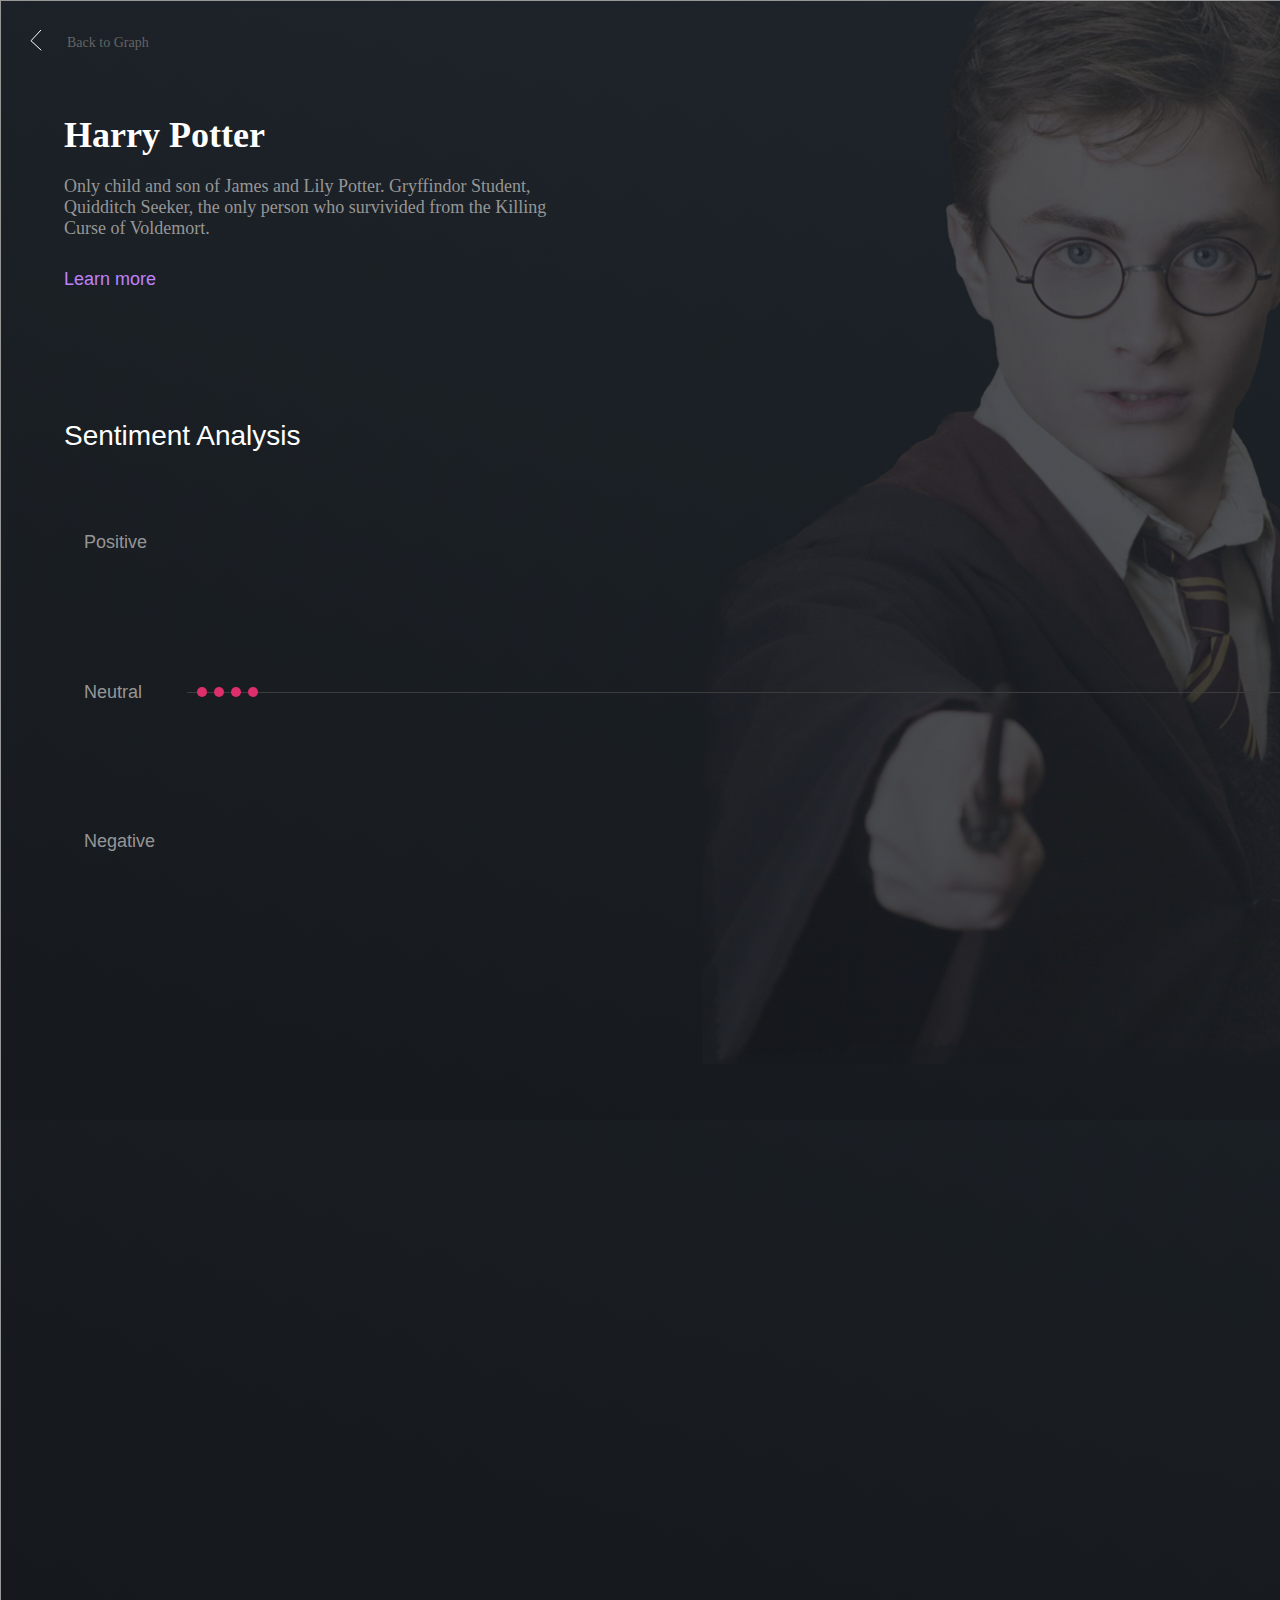
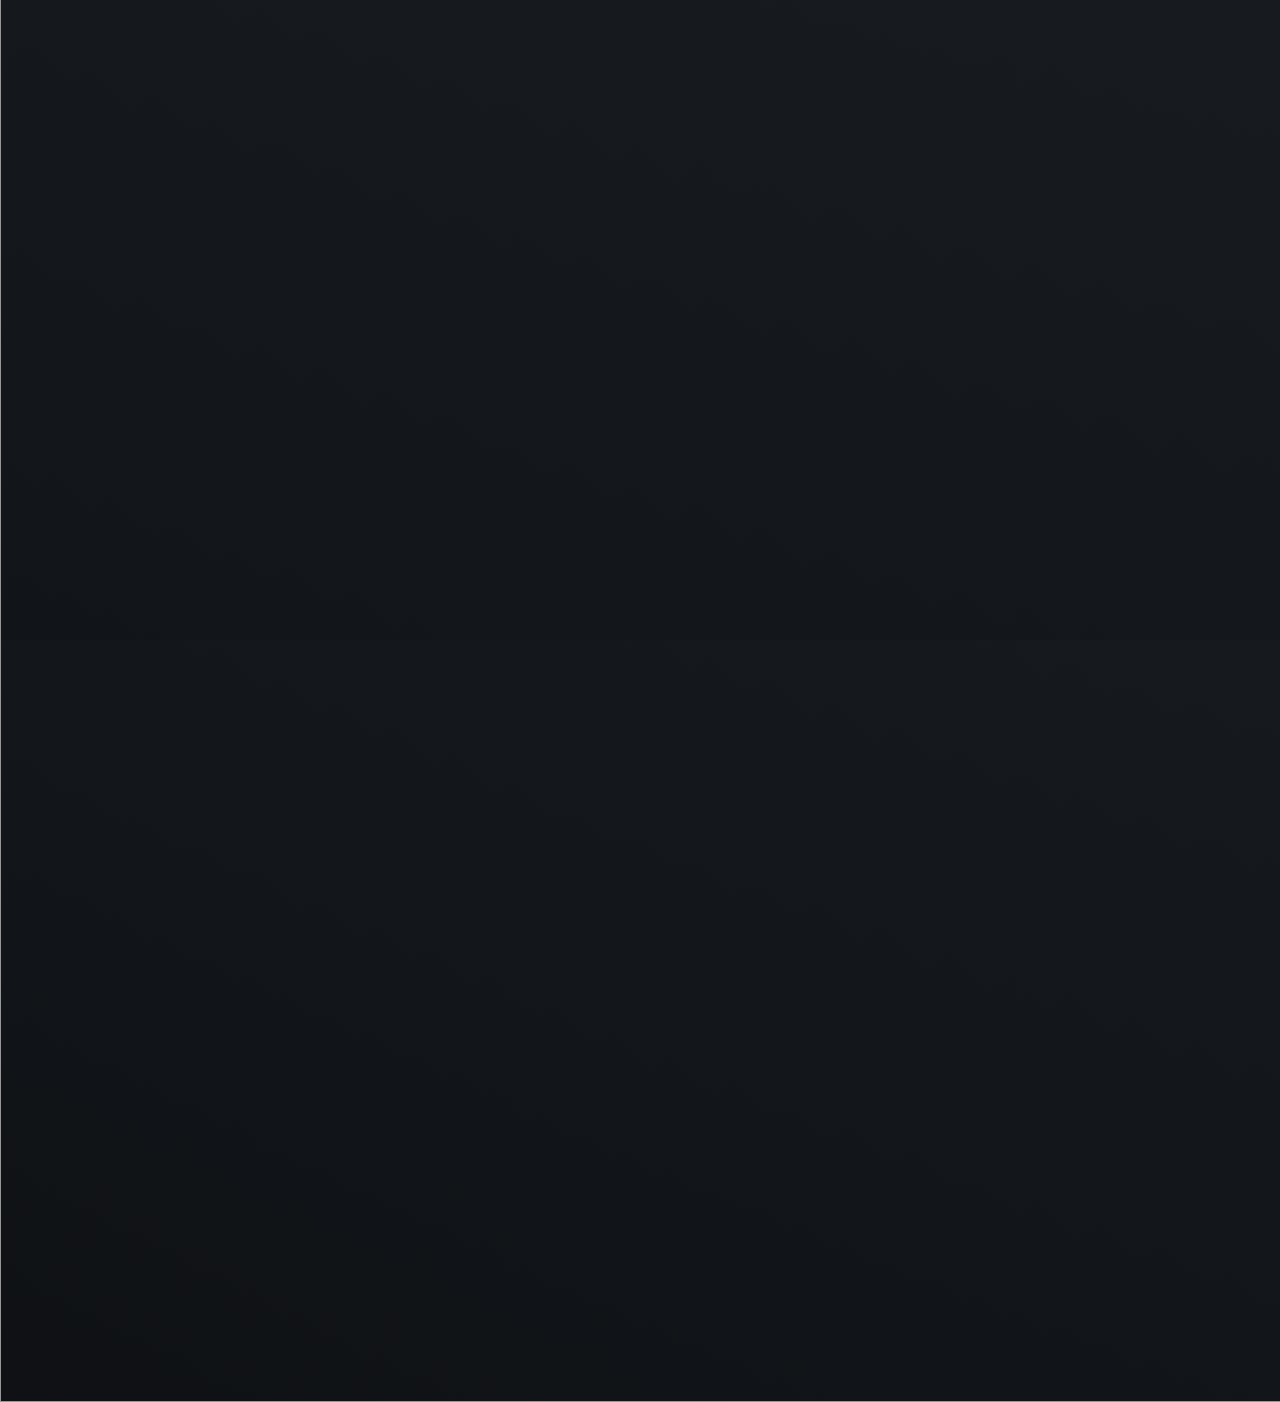
<file: detail.html>
<!DOCTYPE html>
<html>

<head>
    <meta charset="utf-8" />
    <title>Detail</title>
    <meta name="viewport" content="width=device-width, initial-scale=1">
    <link rel="stylesheet" type="text/css" media="screen" href="detail.css" />
</head>

<body>
    <div class="bg-image">
        <img src="./images/detail/Harry.png">
    </div>
    <div class="bg-filter"></div>
    <div class="content">
        <nav class="navbar">
            <div class="back-container">
                <button class="back-btn">
                    <svg width="12px" height="21px" viewBox="0 0 12 21" version="1.1" xmlns="http://www.w3.org/2000/svg"
                        xmlns:xlink="http://www.w3.org/1999/xlink">
                        <g id="Page-1" stroke="none" stroke-width="1" fill="none" fill-rule="evenodd" stroke-linecap="round"
                            stroke-linejoin="round">
                            <polyline id="Path-Copy" stroke="#FFFFFF" fill-rule="nonzero" points="11 0 1 10.7692308 11 20"></polyline>
                        </g>
                    </svg>
                </button>
                <div class="back-label-container">
                    <div class="back-label">Back to Graph</div>
                </div>
            </div>
        </nav>
        <div class="text-info">
            <h1>Harry Potter</h1>
            <article class="character-desc">Only child and son of James and Lily Potter. Gryffindor Student, Quidditch
                Seeker, the only person
                who survivided from the Killing Curse of Voldemort.</article>
            <a href="http://harrypotter.wikia.com/wiki/Harry_Potter" class="link-btn">Learn more</a>
        </div>
        <div class="sentiment-analysis">
            <h2>Sentiment Analysis</h2>
            <div class="sentiment-graph">
                <div class="y-axis">
                    <p class="y-axis-label">Positive</p>
                    <p class="y-axis-label">Neutral</p>
                    <p class="y-axis-label">Negative</p>
                </div>
                <div class="x-axis">
                    <div class="axis-line-container">
                        <div class="axis-line"></div>
                    </div>
                    <div class="data-dot-area">
                        <div class="data-dot-container">
                            <div class="data-dot"></div>
                        </div>
                        <div class="data-dot-container">
                            <div class="data-dot"></div>
                        </div>
                        <div class="data-dot-container">
                            <div class="data-dot"></div>
                        </div>
                        <div class="data-dot-container">
                            <div class="data-dot"></div>
                        </div>
                    </div>
                </div>
            </div>
            <div id="dot-label">Ron Weasley</div>
        </div>
    </div>

</body>
<script src="detail.js"></script>

</html>
</file>
<file: detail.css>
* {
    font-family: 'Oswald', sans-serif;

    margin: 0;
    padding: 0;
}

body {
    background-image: linear-gradient(135deg, #293139 0%, #0D0F12 100%);
    /* height: vh; */
    overflow: hidden;

    font-weight: 200;
    font-size: 18px;
    color: white;

    position: relative;

}

.bg-image {
    position: absolute;
    right: -130px;
    top: -70px;
    z-index: 0;
}

.bg-filter {
    position: absolute;
    top: 0;
    left: 0;
    width: 3000px;
    height: 3000px;
    background-image: linear-gradient(-135deg, rgba(41,49,57, 0.7) 0%, rgba(13, 15, 18, 0.9) 100%);
    border: 1px solid #979797;

    z-index: 5;
}

.content {
    /* position: absolute; */
    position: relative;
    top: 0;
    left: 0;
    width: 100%;
    background-color: transparent;

    z-index: 10;
}

.navbar {
    position: relative;
    top: 0;
    left: 0;
    padding: 30px;
    background-color: transparent;
}

.back-container:hover {
    cursor: pointer;
}

.back-btn {
    display: inline-block;
    background-color: transparent;
    border: none;
    margin-right: 20px;
    vertical-align: middle;
}

.back-btn:hover {
    cursor: pointer;
}

.back-label-container {
    display: inline-block;
    height: 100%;
    position: flex;
    align-content: center;
}

.back-label {
    
    font-family: Oswald;
    font-weight: 200;
    font-size: 14px;
    color: rgb(100, 100, 100);
}

.back-label:hover {
    color: white;
}

.text-info, .sentiment-analysis {
    position: relative;
    width: 100%;
    margin-top: 30px;
    padding-left: 64px;

}

h1 {
    font-family: Oswald;
    font-weight: 600;
    font-size: 36px;
}

.character-desc {
    width: 490px;
    font-family: Oswald;
    font-weight: 200;
    font-size: 18px;
    color: rgb(150, 150, 150);

    margin-top: 20px;
    margin-bottom: 30px;
}

.link-btn {
    text-decoration: none;
   
    color: #BD82FF;
}

.sentiment-analysis {
    padding-top: 100px;
    height: 700px;
}

h2 {
    font-weight: 200;
    font-size: 28px;
}

.sentiment-graph {
    position: relative;
    display: flex;
    flex-direction: row;
    width: 100%;
    height: 320px;
    /* background-color: black; */
    margin-top: 80px;
}

.y-axis {
    position: relative;
    display: flex;
    flex-direction: column;
    justify-content: space-between;
    left: 0;
    width: 100px;
    height: 100%;
    margin-left: 20px;
    /* background-color: black; */
}

.y-axis-label {
    color: rgb(150, 150, 150);
}

.x-axis {
    position: relative;
    margin-left: 20px;
    /* background-color: black; */
    width: 1400px;
    height: 100%;
    overflow: hidden;
}

.axis-line-container {
    position: absolute;
    width: 100%;
    height: 100%;

    z-index: 10;
}

.axis-line {
    position: relative;
    background-color: rgb(60, 60, 60);
    width: 100%;
    height: 1px;
    top: 160px;
}

.data-dot-area {
    position: absolute;
    width: 100%;
    height: 100%;
    padding-left: 10px;
    /* background-color: black; */
    z-index: 15;

    overflow-x: scroll;
    overflow-y: hidden;

}

.data-dot-container {
    position: relative;
    display: inline-block;
    width: 10px;
    height: 100%;
    margin-right: 2px;
}

.data-dot {
    position: relative;
    top: 155px;
    width: 10px;
    height: 10px;
    border-radius: 5px;
    background-color: #DE2F6D;
}

#dot-label {
    position: absolute;
    top: 0;
    left: 0;
    font-size: 14px;
    opacity: 0;

    z-index: 20;
}
</file>
